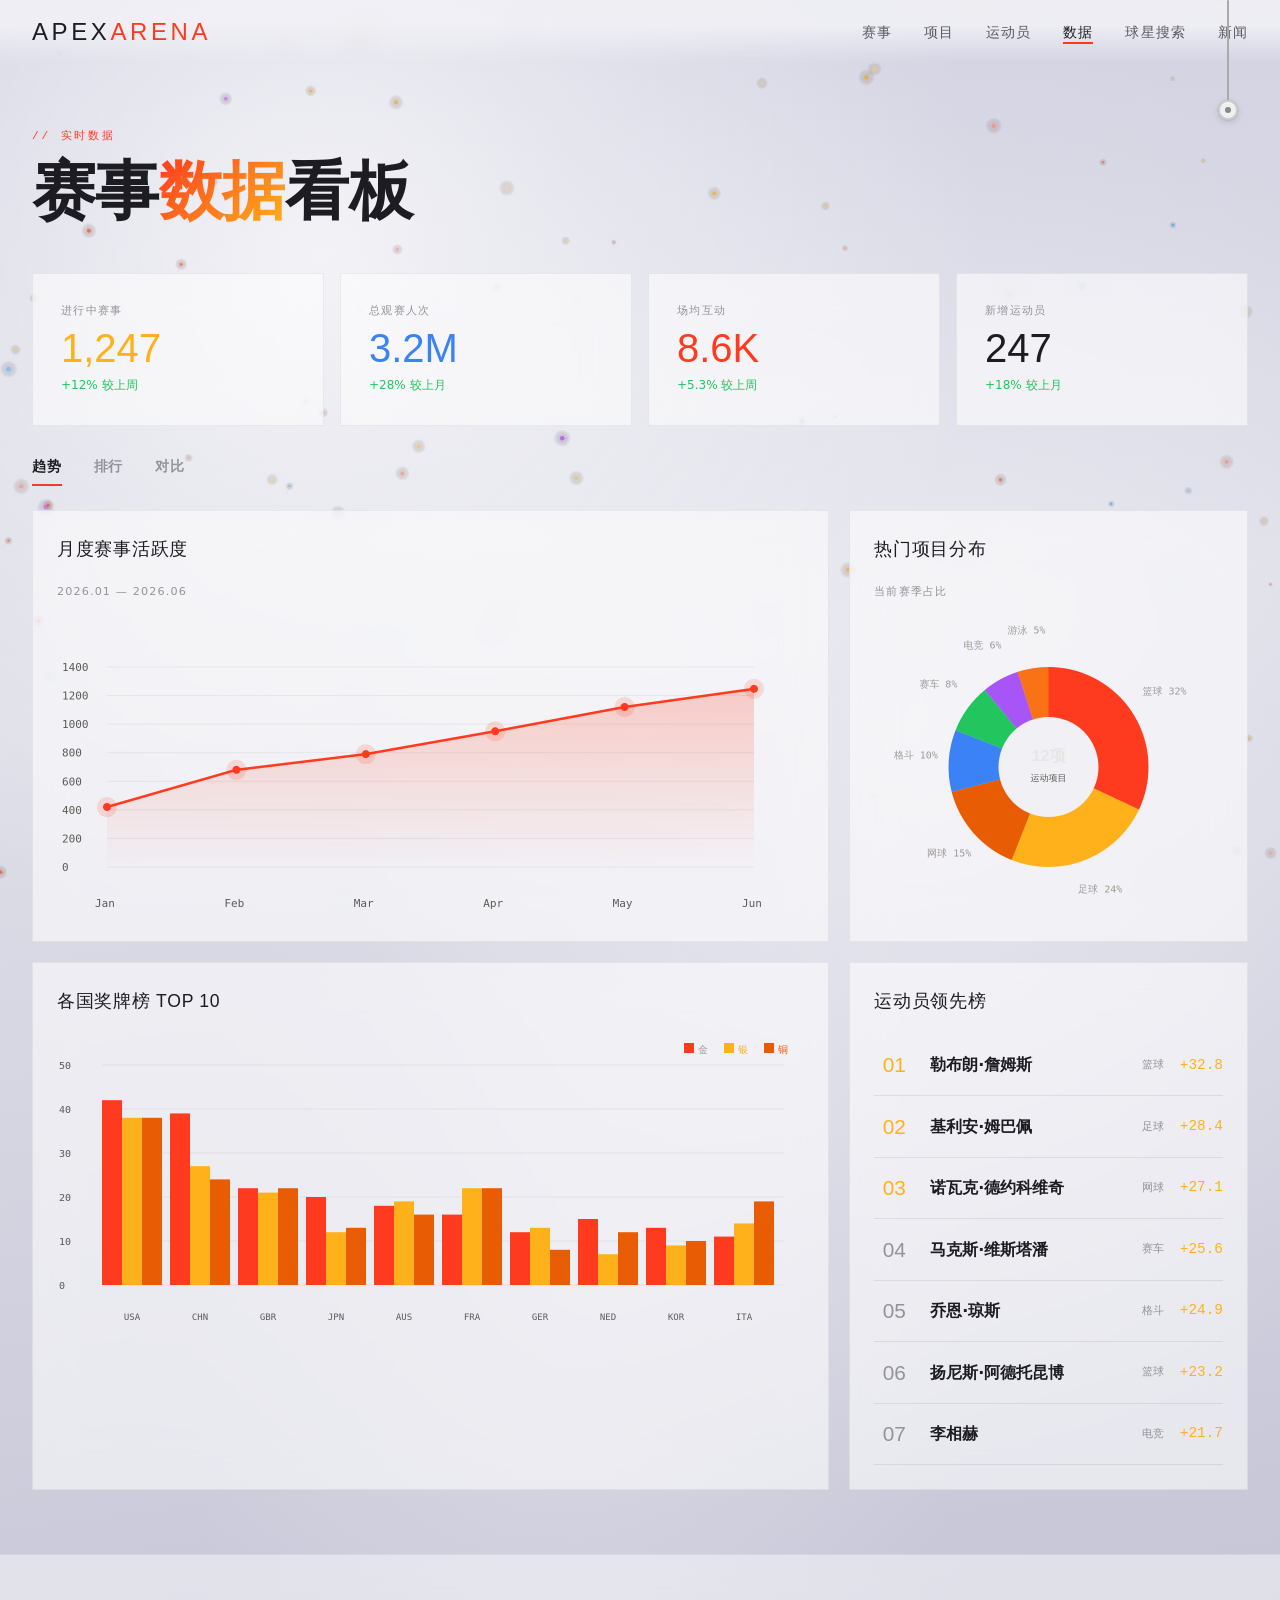
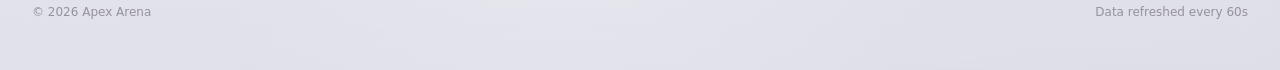
<file: data.html>
<!DOCTYPE html>
<html lang="zh-CN">
<head>
<meta charset="UTF-8">
<meta name="viewport" content="width=device-width, initial-scale=1.0">
<title>数据看板 — APEX ARENA</title>
<style>
*, *::before, *::after { margin:0; padding:0; box-sizing:border-box; }
:root {
  --bg-deep: #08080e; --bg-surface: #f0f0f5; --bg-elevated: #f8f8fc;
  --text-primary: #1c1c22; --text-secondary: #5a5860; --text-muted: #94929a;
  --accent-flame: #ff3b1f; --accent-gold: #ffb11b; --accent-ember: #e85d04; --accent-ice: #3b82f6;
  --border-subtle: rgba(0,0,0,0.08); --border-active: rgba(0,0,0,0.15);
  --font-display: 'Impact','Haettenschweiler','Arial Narrow Bold',sans-serif;
  --font-body: 'Segoe UI',system-ui,-apple-system,sans-serif;
  --font-mono: 'Cascadia Code','Fira Code','Consolas',monospace;
  --transition-fast: 150ms cubic-bezier(0.4,0,0.2,1);
  --transition-smooth: 400ms cubic-bezier(0.16,1,0.3,1);
}
html { scroll-behavior: smooth; font-size: 16px; }
body {
  font-family: var(--font-body);
  background:
    radial-gradient(ellipse 100% 80% at 25% 15%, rgba(255,255,255,0.7) 0%, transparent 52%),
    radial-gradient(ellipse 90% 90% at 72% 45%, rgba(248,248,252,0.45) 0%, transparent 50%),
    radial-gradient(ellipse 70% 85% at 45% 78%, rgba(235,235,242,0.35) 0%, transparent 45%),
    linear-gradient(172deg, #cfcfe0 0%, #dedee8 40%, #c4c4d6 100%);
  color: var(--text-primary);
  line-height: 1.6; overflow-x: hidden; -webkit-font-smoothing: antialiased;
}
canvas#bg-canvas { position:fixed; top:0; left:0; width:100%; height:100%; z-index:0; pointer-events:none; }

/* Nav */
.nav {
  position:fixed; top:0; left:0; right:0; z-index:100; padding:0 2rem; height:64px;
  display:flex; align-items:center; justify-content:space-between;
  background: linear-gradient(180deg, rgba(240,240,245,0.9) 40%, rgba(240,240,245,0) 100%);
  backdrop-filter: blur(12px); -webkit-backdrop-filter: blur(12px);
}
.nav-logo { font-family:var(--font-display); font-size:1.5rem; letter-spacing:0.15em; color:var(--text-primary); text-decoration:none; text-transform:uppercase; }
.nav-logo span { color:var(--accent-flame); }
.nav-links { display:flex; gap:2rem; list-style:none; }
.nav-links a { color:var(--text-secondary); text-decoration:none; font-size:0.85rem; font-weight:500; letter-spacing:0.08em; text-transform:uppercase; position:relative; padding:0.25rem 0; transition:color var(--transition-fast); }
.nav-links a::after { content:''; position:absolute; bottom:0; left:0; width:0; height:2px; background:var(--accent-flame); transition:width var(--transition-smooth); }
.nav-links a:hover,.nav-links a.active { color:var(--text-primary); }
.nav-links a:hover::after,.nav-links a.active::after { width:100%; }

/* Page Header */
.page-header { position:relative; z-index:1; padding:8rem 2rem 3rem; }
.page-tag { font-family:var(--font-mono); font-size:0.7rem; letter-spacing:0.25em; color:var(--accent-flame); text-transform:uppercase; display:block; margin-bottom:0.75rem; }
.page-title { font-family:var(--font-display); font-size:clamp(2.5rem,5vw,4rem); text-transform:uppercase; letter-spacing:-0.01em; line-height:1.05; }
.page-title span { background:linear-gradient(135deg,var(--accent-flame),var(--accent-gold)); -webkit-background-clip:text; -webkit-text-fill-color:transparent; background-clip:text; }

/* KPI Cards Row */
.kpi-row {
  position:relative; z-index:1; padding:0 2rem 2rem;
  display:grid; grid-template-columns:repeat(4,1fr); gap:1rem;
}
.kpi-card {
  background:rgba(255,255,255,0.55); backdrop-filter:blur(20px); -webkit-backdrop-filter:blur(20px); border:1px solid rgba(0,0,0,0.06); padding:1.75rem;
  transition:all var(--transition-smooth); cursor:default; position:relative; overflow:hidden;
}
.kpi-card:hover { border-color:var(--border-active); transform:translateY(-3px); }
.kpi-card::after {
  content:''; position:absolute; bottom:0; left:0; width:100%; height:2px;
  background:linear-gradient(90deg, var(--accent-flame), var(--accent-gold));
  transform:scaleX(0); transform-origin:left; transition:transform var(--transition-smooth);
}
.kpi-card:hover::after { transform:scaleX(1); }
.kpi-label { font-size:0.7rem; letter-spacing:0.12em; color:var(--text-muted); text-transform:uppercase; margin-bottom:0.5rem; }
.kpi-value { font-family:var(--font-display); font-size:2.5rem; line-height:1; }
.kpi-value.red { color:var(--accent-flame); }
.kpi-value.gold { color:var(--accent-gold); }
.kpi-value.ice { color:var(--accent-ice); }
.kpi-change { font-size:0.75rem; margin-top:0.5rem; display:inline-flex; align-items:center; gap:0.25rem; }
.kpi-change.up { color:#22c55e; }
.kpi-change.down { color:var(--accent-flame); }

/* Charts Grid */
.charts-grid {
  position:relative; z-index:1; padding:0 2rem 4rem;
  display:grid; grid-template-columns: 2fr 1fr; gap:1.25rem;
}
.chart-panel {
  background:rgba(255,255,255,0.55); backdrop-filter:blur(20px); -webkit-backdrop-filter:blur(20px); border:1px solid rgba(0,0,0,0.06); padding:1.5rem;
  transition:border-color var(--transition-fast);
}
.chart-panel:hover { border-color:var(--border-active); }
.chart-panel.full { grid-column:1/-1; }
.chart-title { font-family:var(--font-display); font-size:1.1rem; text-transform:uppercase; letter-spacing:0.04em; margin-bottom:1.25rem; }
.chart-subtitle { font-size:0.7rem; color:var(--text-muted); letter-spacing:0.1em; text-transform:uppercase; margin-bottom:1rem; }
canvas.chart-canvas { width:100%; height:300px; display:block; }

/* Leaderboard */
.leaderboard { list-style:none; }
.leaderboard li {
  display:flex; align-items:center; gap:1rem; padding:0.85rem 0;
  border-bottom:1px solid var(--border-subtle); transition:all var(--transition-fast);
}
.leaderboard li:hover { background:rgba(0,0,0,0.02); padding-left:0.5rem; }
.lb-rank {
  font-family:var(--font-display); font-size:1.3rem; width:2.5rem; flex-shrink:0;
  text-align:center; color:var(--text-muted);
}
.lb-rank.top3 { color:var(--accent-gold); }
.lb-name { flex:1; font-weight:600; }
.lb-sport { font-size:0.7rem; color:var(--text-muted); text-transform:uppercase; }
.lb-value { font-family:var(--font-mono); font-size:0.9rem; color:var(--accent-gold); }

/* Tabs */
.tabs { position:relative; z-index:1; padding:0 2rem 1.5rem; display:flex; gap:2rem; }
.tab-btn {
  font-family:var(--font-body); font-size:0.85rem; font-weight:600; letter-spacing:0.06em; text-transform:uppercase;
  background:none; border:none; color:var(--text-muted); cursor:pointer;
  padding-bottom:0.5rem; border-bottom:2px solid transparent; transition:all var(--transition-fast);
}
.tab-btn.active { color:var(--text-primary); border-bottom-color:var(--accent-flame); }
.tab-btn:hover { color:var(--text-secondary); }

/* Footer */
.footer { position:relative; z-index:1; padding:3rem 2rem; background:rgba(255,255,255,0.45); backdrop-filter:blur(24px); -webkit-backdrop-filter:blur(24px); border-top:1px solid rgba(0,0,0,0.06); display:flex; justify-content:space-between; align-items:center; font-size:0.75rem; color:var(--text-muted); }

@media (max-width:1024px) {
  .kpi-row { grid-template-columns:repeat(2,1fr); }
  .charts-grid { grid-template-columns:1fr; }
}
@media (max-width:640px) {
  .nav { padding:0 1rem; } .nav-links { display:none; }
  .page-header { padding:7rem 1rem 2rem; }
  .kpi-row { grid-template-columns:1fr; padding:0 1rem 1rem; }
  .charts-grid { padding:0 1rem 3rem; }
  .tabs { padding:0 1rem 1rem; }
}

@media (prefers-reduced-motion:reduce) {
  *,*::before,*::after { animation-duration:0.01ms!important; animation-iteration-count:1!important; transition-duration:0.01ms!important; }
}

/* ========== Dark Theme Overrides ========== */
[data-theme="dark"] {
  --bg-deep: #08080e; --bg-surface: #050508; --bg-elevated: #0a0a10;
  --text-primary: #e8e6e3; --text-secondary: #9d9a95; --text-muted: #5c5a56;
  --border-subtle: rgba(255,255,255,0.04); --border-active: rgba(255,255,255,0.08);
}
[data-theme="dark"] body {
  background:
    linear-gradient(180deg, #000000 0%, #08080c 50%, #020204 100%);
}
[data-theme="dark"] .nav {
  background: linear-gradient(180deg, rgba(0,0,0,0.95) 40%, rgba(0,0,0,0) 100%);
}
[data-theme="dark"] .kpi-card {
  background: var(--bg-surface);
  border: 1px solid var(--border-subtle);
  backdrop-filter: none;
  -webkit-backdrop-filter: none;
}
[data-theme="dark"] .chart-panel {
  background: var(--bg-surface);
  border: 1px solid var(--border-subtle);
  backdrop-filter: none;
  -webkit-backdrop-filter: none;
}
[data-theme="dark"] .footer {
  background: var(--bg-surface);
  border-top: 1px solid var(--border-subtle);
  backdrop-filter: none;
  -webkit-backdrop-filter: none;
}
[data-theme="dark"] .leaderboard li:hover {
  background: rgba(255,255,255,0.02);
}

/* ========== Pull-Chain Theme Switch ========== */
.pull-chain {
  position: fixed;
  right: 36px;
  top: 0;
  z-index: 200;
  width: 32px;
  height: 140px;
  cursor: grab;
  user-select: none;
  -webkit-user-select: none;
  -webkit-tap-highlight-color: transparent;
  touch-action: none;
}
.pull-chain:active { cursor: grabbing; }
.pull-chain.dark { /* dark mode marker */ }

.pull-line {
  position: absolute;
  top: 0;
  left: 50%;
  transform: translateX(-50%);
  width: 2px;
  height: 100px;
  background: #aaa;
  border-radius: 1px;
  transition: background 0.35s ease;
  pointer-events: none;
}
.pull-chain.dark .pull-line {
  background: rgba(255,255,255,0.3);
}

.pull-handle {
  position: absolute;
  top: 100px;
  left: 50%;
  transform: translate(-50%, 0);
  width: 20px;
  height: 20px;
  border-radius: 50%;
  background: #f0f0f0;
  border: 2px solid #ccc;
  box-shadow:
    0 2px 6px rgba(0,0,0,0.15),
    0 0 0 1px rgba(0,0,0,0.04),
    inset 0 1px 0 rgba(255,255,255,0.7);
  transition:
    background 0.35s ease,
    border-color 0.35s ease,
    box-shadow 0.35s ease,
    transform 0.6s cubic-bezier(0.34, 1.56, 0.64, 1);
  pointer-events: none;
}
.pull-handle::after {
  content: '';
  position: absolute;
  top: 50%; left: 50%;
  transform: translate(-50%, -50%);
  width: 6px; height: 6px;
  border-radius: 50%;
  background: #888;
  transition: background 0.35s ease;
}

.pull-chain.dark .pull-handle {
  background: #222;
  border-color: #333;
  box-shadow:
    0 2px 6px rgba(0,0,0,0.35),
    0 0 0 1px rgba(255,255,255,0.06),
    inset 0 1px 0 rgba(255,255,255,0.1);
}
.pull-chain.dark .pull-handle::after {
  background: #bbb;
}

/* Threshold hint: ring changes color */
.pull-handle.near-threshold {
  border-color: var(--accent-gold);
  box-shadow:
    0 2px 8px rgba(255,177,27,0.35),
    0 0 0 1px rgba(255,177,27,0.2),
    inset 0 1px 0 rgba(255,255,255,0.7);
}
.pull-chain.dark .pull-handle.near-threshold {
  border-color: var(--accent-gold);
  box-shadow:
    0 2px 8px rgba(255,177,27,0.45),
    0 0 0 1px rgba(255,177,27,0.25),
    inset 0 1px 0 rgba(255,255,255,0.1);
}

</style>
</head>
<body>
<canvas id="bg-canvas"></canvas>

<nav class="nav">
  <a href="index.html" class="nav-logo">Apex<span>Arena</span></a>
  <ul class="nav-links">
    <li><a href="index.html#events">赛事</a></li>
    <li><a href="index.html#sports">项目</a></li>
    <li><a href="athletes.html">运动员</a></li>
    <li><a href="data.html" class="active">数据</a></li>
    <li><a href="search.html">球星搜索</a></li>
    <li><a href="#">新闻</a></li>
  
  </ul>
  <div class="pull-chain" id="pullChain" aria-label="切换主题" title="向下拉切换日夜模式">
    <div class="pull-line"></div>
    <div class="pull-handle"></div>
  </div>
</nav>

<header class="page-header">
  <span class="page-tag">// 实时数据</span>
  <h1 class="page-title">赛事<span>数据</span>看板</h1>
</header>

<div class="kpi-row">
  <div class="kpi-card">
    <div class="kpi-label">进行中赛事</div>
    <div class="kpi-value gold" id="kpi-active">1,247</div>
    <div class="kpi-change up">+12% 较上周</div>
  </div>
  <div class="kpi-card">
    <div class="kpi-label">总观赛人次</div>
    <div class="kpi-value ice">3.2M</div>
    <div class="kpi-change up">+28% 较上月</div>
  </div>
  <div class="kpi-card">
    <div class="kpi-label">场均互动</div>
    <div class="kpi-value red">8.6K</div>
    <div class="kpi-change up">+5.3% 较上周</div>
  </div>
  <div class="kpi-card">
    <div class="kpi-label">新增运动员</div>
    <div class="kpi-value" style="color:#1c1c22;">247</div>
    <div class="kpi-change up">+18% 较上月</div>
  </div>
</div>

<div class="tabs">
  <button class="tab-btn active" data-tab="trends">趋势</button>
  <button class="tab-btn" data-tab="ranking">排行</button>
  <button class="tab-btn" data-tab="compare">对比</button>
</div>

<div class="charts-grid" id="tab-trends">
  <div class="chart-panel">
    <div class="chart-title">月度赛事活跃度</div>
    <div class="chart-subtitle">2026.01 — 2026.06</div>
    <canvas class="chart-canvas" id="chartLine"></canvas>
  </div>
  <div class="chart-panel">
    <div class="chart-title">热门项目分布</div>
    <div class="chart-subtitle">当前赛季占比</div>
    <canvas class="chart-canvas" id="chartDoughnut"></canvas>
  </div>
  <div class="chart-panel">
    <div class="chart-title">各国奖牌榜 Top 10</div>
    <canvas class="chart-canvas" id="chartBar"></canvas>
  </div>
  <div class="chart-panel">
    <div class="chart-title">运动员领先榜</div>
    <ul class="leaderboard" id="leaderboard"></ul>
  </div>
</div>

<div class="charts-grid" id="tab-ranking" style="display:none;">
  <div class="chart-panel full">
    <div class="chart-title">全球运动员综合排名 Top 20</div>
    <canvas class="chart-canvas" id="chartBarH" style="height:500px;"></canvas>
  </div>
</div>

<div class="charts-grid" id="tab-compare" style="display:none;">
  <div class="chart-panel full">
    <div class="chart-title">篮球 · 得分榜对比</div>
    <canvas class="chart-canvas" id="chartRadar" style="height:400px;"></canvas>
  </div>
</div>

<footer class="footer">
  <span>&copy; 2026 Apex Arena</span>
  <span>Data refreshed every 60s</span>
</footer>

<script src="shared-bg.js"></script>
<script>
// ========== Chart: Line (月度活跃度) ==========
const cl = document.getElementById('chartLine');
const ctl = cl.getContext('2d');
function drawLine() {
  const W=cl.width=cl.offsetWidth*2, H=cl.height=300*2;
  ctl.scale(2,2);
  const w=W/2, h=H/2, pad=50, data=[420,680,790,950,1120,1247];
  const max=1400, steps=7;
  // Grid
  ctl.strokeStyle='rgba(0,0,0,0.06)'; ctl.lineWidth=1;
  for(let i=0;i<=steps;i++){ const y=pad+(h-pad*2)*(i/steps); ctl.beginPath(); ctl.moveTo(pad,y); ctl.lineTo(w-pad,y); ctl.stroke(); }
  // Labels
  const months=['Jan','Feb','Mar','Apr','May','Jun'];
  ctl.fillStyle='#5c5a56'; ctl.font='11px monospace';
  data.forEach((_,i)=>{ const x=pad+(w-pad*2)*(i/(data.length-1)); ctl.fillText(months[i],x-12,h-10); });
  for(let i=0;i<=steps;i++){ const val=Math.round(max*(1-i/steps)); ctl.fillText(val,5,pad+(h-pad*2)*(i/steps)+4); }
  // Gradient fill
  const grad=ctl.createLinearGradient(0,pad,0,h-pad);
  grad.addColorStop(0,'rgba(255,59,31,0.25)'); grad.addColorStop(1,'rgba(255,59,31,0)');
  ctl.beginPath(); ctl.moveTo(pad,h-pad);
  data.forEach((v,i)=>{ const x=pad+(w-pad*2)*(i/(data.length-1)), y=pad+(h-pad*2)*(1-v/max); ctl.lineTo(x,y); });
  ctl.lineTo(pad+(w-pad*2),h-pad); ctl.closePath(); ctl.fillStyle=grad; ctl.fill();
  // Line
  ctl.beginPath();
  data.forEach((v,i)=>{ const x=pad+(w-pad*2)*(i/(data.length-1)), y=pad+(h-pad*2)*(1-v/max); if(i===0)ctl.moveTo(x,y); else ctl.lineTo(x,y); });
  ctl.strokeStyle='#ff3b1f'; ctl.lineWidth=2.5; ctl.lineJoin='round'; ctl.stroke();
  // Dots
  data.forEach((v,i)=>{ const x=pad+(w-pad*2)*(i/(data.length-1)), y=pad+(h-pad*2)*(1-v/max); ctl.beginPath(); ctl.arc(x,y,4,0,Math.PI*2); ctl.fillStyle='#ff3b1f'; ctl.fill(); ctl.beginPath(); ctl.arc(x,y,10,0,Math.PI*2); ctl.fillStyle='rgba(255,59,31,0.15)'; ctl.fill(); });
}
drawLine();

// ========== Chart: Doughnut (项目分布) ==========
const cd = document.getElementById('chartDoughnut');
const ctd = cd.getContext('2d');
function drawDoughnut() {
  const W=cd.width=cd.offsetWidth*2, H=cd.height=300*2;
  ctd.scale(2,2);
  const cx=W/4, cy=H/4, r=100;
  const slices=[{v:32,c:'#ff3b1f',l:'篮球'},{v:24,c:'#ffb11b',l:'足球'},{v:15,c:'#e85d04',l:'网球'},{v:10,c:'#3b82f6',l:'格斗'},{v:8,c:'#22c55e',l:'赛车'},{v:6,c:'#a855f7',l:'电竞'},{v:5,c:'#f97316',l:'游泳'}];
  const total=slices.reduce((a,s)=>a+s.v,0);
  let angle=-Math.PI/2;
  slices.forEach(s=>{
    const sliceAngle=(s.v/total)*Math.PI*2;
    ctd.beginPath(); ctd.moveTo(cx,cy); ctd.arc(cx,cy,r,angle,angle+sliceAngle);
    ctd.fillStyle=s.c; ctd.fill();
    const midAngle=angle+sliceAngle/2;
    const lx=cx+Math.cos(midAngle)*135;
    const ly=cy+Math.sin(midAngle)*135;
    ctd.fillStyle='#9d9a95'; ctd.font='10px monospace';
    ctd.fillText(`${s.l} ${s.v}%`, lx-20, ly);
    angle+=sliceAngle;
  });
  // Center hole
  ctd.beginPath(); ctd.arc(cx,cy,50,0,Math.PI*2); ctd.fillStyle=document.documentElement.getAttribute('data-theme')==='dark'?'#0a0a10':'#f0f0f5'; ctd.fill();
  ctd.fillStyle='#e8e6e3'; ctd.font='bold 16px Impact, sans-serif'; ctd.textAlign='center';
  ctd.fillText('12项',cx,cy-6); ctd.font='9px monospace'; ctd.fillStyle='#5c5a56'; ctd.fillText('运动项目',cx,cy+14); ctd.textAlign='start';
}
drawDoughnut();

// ========== Chart: Bar (奖牌榜) ==========
const cb = document.getElementById('chartBar');
const ctb = cb.getContext('2d');
function drawBar() {
  const W=cb.width=cb.offsetWidth*2, H=cb.height=300*2;
  ctb.scale(2,2);
  const w=W/2, h=H/2, pad={l:45,r:20,t:30,b:50};
  const countries=[
    {n:'USA',g:42,s:38,b:38},{n:'CHN',g:39,s:27,b:24},{n:'GBR',g:22,s:21,b:22},
    {n:'JPN',g:20,s:12,b:13},{n:'AUS',g:18,s:19,b:16},{n:'FRA',g:16,s:22,b:22},
    {n:'GER',g:12,s:13,b:8},{n:'NED',g:15,s:7,b:12},{n:'KOR',g:13,s:9,b:10},{n:'ITA',g:11,s:14,b:19}
  ];
  const barW=Math.floor((w-pad.l-pad.r)/countries.length-8);
  const maxVal=50;
  // Grid
  ctb.strokeStyle='rgba(0,0,0,0.06)'; ctb.lineWidth=1;
  for(let i=0;i<=5;i++){ const y=pad.t+(h-pad.t-pad.b)*(i/5); ctb.beginPath(); ctb.moveTo(pad.l,y); ctb.lineTo(w-pad.r,y); ctb.stroke(); ctb.fillStyle='#5c5a56'; ctb.font='10px monospace'; ctb.fillText(Math.round(maxVal*(1-i/5)),2,y+4); }
  // Bars
  countries.forEach((c,i)=>{
    const x=pad.l+i*(barW+8);
    ctb.fillStyle='#ff3b1f'; ctb.fillRect(x,pad.t+(h-pad.t-pad.b)*(1-c.g/maxVal),barW/3,(h-pad.t-pad.b)*(c.g/maxVal));
    ctb.fillStyle='#ffb11b'; ctb.fillRect(x+barW/3,pad.t+(h-pad.t-pad.b)*(1-c.s/maxVal),barW/3,(h-pad.t-pad.b)*(c.s/maxVal));
    ctb.fillStyle='#e85d04'; ctb.fillRect(x+barW*2/3,pad.t+(h-pad.t-pad.b)*(1-c.b/maxVal),barW/3,(h-pad.t-pad.b)*(c.b/maxVal));
    ctb.fillStyle='#5c5a56'; ctb.font='9px monospace'; ctb.textAlign='center';
    ctb.fillText(c.n,x+barW/2,h-15);
  });
  // Legend
  ctb.textAlign='start';
  ctb.fillStyle='#ff3b1f'; ctb.fillRect(w-120,8,10,10); ctb.fillStyle='#9d9a95'; ctb.font='10px monospace'; ctb.fillText('金',w-106,18);
  ctb.fillStyle='#ffb11b'; ctb.fillRect(w-80,8,10,10); ctb.fillText('银',w-66,18);
  ctb.fillStyle='#e85d04'; ctb.fillRect(w-40,8,10,10); ctb.fillText('铜',w-26,18);
}
drawBar();

// ========== Leaderboard ==========
const lbData=[
  {rank:1,name:'勒布朗·詹姆斯',sport:'篮球',val:'+32.8'},{rank:2,name:'基利安·姆巴佩',sport:'足球',val:'+28.4'},
  {rank:3,name:'诺瓦克·德约科维奇',sport:'网球',val:'+27.1'},{rank:4,name:'马克斯·维斯塔潘',sport:'赛车',val:'+25.6'},
  {rank:5,name:'乔恩·琼斯',sport:'格斗',val:'+24.9'},{rank:6,name:'扬尼斯·阿德托昆博',sport:'篮球',val:'+23.2'},
  {rank:7,name:'李相赫',sport:'电竞',val:'+21.7'}
];
document.getElementById('leaderboard').innerHTML = lbData.map(a=>
  `<li><span class="lb-rank${a.rank<=3?' top3':''}">${String(a.rank).padStart(2,'0')}</span><span class="lb-name">${a.name}</span><span class="lb-sport">${a.sport}</span><span class="lb-value">${a.val}</span></li>`
).join('');

// ========== Tab Switch ==========
document.querySelectorAll('.tab-btn').forEach(btn=>{
  btn.addEventListener('click',()=>{
    document.querySelectorAll('.tab-btn').forEach(b=>b.classList.remove('active'));
    btn.classList.add('active');
    ['trends','ranking','compare'].forEach(t=>document.getElementById('tab-'+t).style.display='none');
    document.getElementById('tab-'+btn.dataset.tab).style.display='';
    if(btn.dataset.tab==='ranking') drawBarH();
    if(btn.dataset.tab==='compare') drawRadar();
  });
});

// ========== Tab: Ranking bar chart ==========
function drawBarH() {
  const c=document.getElementById('chartBarH');
  if(!c) return;
  const W=c.width=c.offsetWidth*2, H=c.height=500*2;
  const ctx=c.getContext('2d'); ctx.scale(2,2);
  const w=W/2, h=H/2, pad=120;
  const athletes=lbData.slice(0,7);
  ctx.clearRect(0,0,w,h);
  ctx.strokeStyle='rgba(0,0,0,0.06)'; ctx.lineWidth=1;
  athletes.forEach((a,i)=>{
    const y=40+(h-80)*(i/athletes.length)+12;
    ctx.beginPath(); ctx.moveTo(pad,y); ctx.lineTo(w-20,y); ctx.stroke();
    ctx.fillStyle='#9d9a95'; ctx.font='12px Segoe UI,sans-serif'; ctx.fillText(a.name,pad-8,y+4,undefined,'right');
    const bw=((w-pad-40)*parseFloat(a.val)/35);
    const grad=ctx.createLinearGradient(pad,0,pad+bw,0);
    grad.addColorStop(0,'#ff3b1f'); grad.addColorStop(1,'#ffb11b');
    ctx.fillStyle=grad; ctx.fillRect(pad,y-10,bw,20);
    ctx.fillStyle='#e8e6e3'; ctx.font='bold 13px monospace'; ctx.fillText(a.val,pad+bw+8,y+4);
  });
}

function drawRadar() {
  const c=document.getElementById('chartRadar');
  if(!c) return;
  const W=c.width=c.offsetWidth*2, H=c.height=400*2;
  const ctx=c.getContext('2d'); ctx.scale(2,2);
  const w=W/2, h=H/2, cx=w/2, cy=h/2, r=130;
  const labels=['得分','助攻','篮板','抢断','效率','胜率'];
  const data1=[95,78,62,85,90,72]; // 詹姆斯
  const data2=[72,92,45,68,80,88]; // 约基奇
  ctx.clearRect(0,0,w,h);
  // Grid
  [0.2,0.4,0.6,0.8,1].forEach(s=>{
    ctx.beginPath();
    for(let i=0;i<6;i++){ const angle=-Math.PI/2+(Math.PI*2/6)*i; const px=cx+Math.cos(angle)*r*s, py=cy+Math.sin(angle)*r*s; i===0?ctx.moveTo(px,py):ctx.lineTo(px,py); }
    ctx.closePath(); ctx.strokeStyle='rgba(0,0,0,0.06)'; ctx.stroke();
  });
  // Axes
  labels.forEach((l,i)=>{
    const angle=-Math.PI/2+(Math.PI*2/6)*i;
    ctx.beginPath(); ctx.moveTo(cx,cy); ctx.lineTo(cx+Math.cos(angle)*r,cy+Math.sin(angle)*r);
    ctx.strokeStyle='rgba(0,0,0,0.08)'; ctx.stroke();
    ctx.fillStyle='#9d9a95'; ctx.font='10px monospace';
    ctx.fillText(l,cx+Math.cos(angle)*(r+20)-15,cy+Math.sin(angle)*(r+20)+4);
  });
  // Draw data
  function drawPoly(data,color,alpha){
    ctx.beginPath();
    for(let i=0;i<6;i++){ const angle=-Math.PI/2+(Math.PI*2/6)*i; const px=cx+Math.cos(angle)*r*(data[i]/100), py=cy+Math.sin(angle)*r*(data[i]/100); i===0?ctx.moveTo(px,py):ctx.lineTo(px,py); }
    ctx.closePath(); ctx.fillStyle=color.replace('1)',alpha+')'); ctx.fill(); ctx.strokeStyle=color; ctx.lineWidth=2; ctx.stroke();
  }
  drawPoly(data2,'rgba(59,130,246,1)',0.2);
  drawPoly(data1,'rgba(255,59,31,1)',0.15);
  // Legend
  ctx.fillStyle='#ff3b1f'; ctx.fillRect(w-150,12,12,12); ctx.fillStyle='#9d9a95'; ctx.font='11px monospace'; ctx.fillText('LeBron',w-132,23);
  ctx.fillStyle='#3b82f6'; ctx.fillRect(w-70,12,12,12); ctx.fillText('Jokic',w-52,23);
}

// ========== KPI Counter Animation ==========
function animateKPI(el,target){
  const dur=1500,start=performance.now();
  const initial=parseInt(el.textContent.replace(/[^0-9]/g,''))||0;
  function step(now){
    const progress=Math.min((now-start)/dur,1);
    const eased=1-Math.pow(1-progress,3);
    el.textContent=Math.floor(initial+(target-initial)*eased).toLocaleString();
    if(progress<1) requestAnimationFrame(step);
  }
  requestAnimationFrame(step);
}
setTimeout(()=>{
  animateKPI(document.getElementById('kpi-active'),1247);
},300);
</script>

<script>
// ========== Pull-Chain Theme Switch ==========
(function() {
  const KEY = 'theme';
  const chain = document.getElementById('pullChain');
  const html = document.documentElement;

  if (!chain) return;

  const line = chain.querySelector('.pull-line');
  const handle = chain.querySelector('.pull-handle');
  const BASE_LINE_HEIGHT = 100;   // px, resting line height
  const MAX_PULL = 90;            // max additional px on pull
  const THRESHOLD = 55;           // px to trigger theme switch

  let isDragging = false;
  let startY = 0;
  let currentTheme = 'light';
  let pullDistance = 0;

  function setTheme(t) {
    currentTheme = t;
    html.setAttribute('data-theme', t);
    if (t === 'dark') {
      chain.classList.add('dark');
    } else {
      chain.classList.remove('dark');
    }
    localStorage.setItem(KEY, t);
  }

  const saved = localStorage.getItem(KEY) || 'light';
  setTheme(saved);

  function updateVisual(d) {
    pullDistance = d;
    // Update line height
    if (line) line.style.height = (BASE_LINE_HEIGHT + d) + 'px';
    // Update handle position
    if (handle) {
      handle.style.transition = 'none';
      handle.style.transform = 'translate(-50%, ' + d + 'px)';
    }
    // Threshold hint
    if (d > THRESHOLD) {
      handle && handle.classList.add('near-threshold');
    } else {
      handle && handle.classList.remove('near-threshold');
    }
  }

  function snapBack() {
    if (handle) {
      handle.style.transition = 'transform 0.6s cubic-bezier(0.34, 1.56, 0.64, 1)';
      handle.style.transform = 'translate(-50%, 0)';
    }
    if (line) {
      line.style.transition = 'height 0.6s cubic-bezier(0.34, 1.56, 0.64, 1)';
      line.style.height = BASE_LINE_HEIGHT + 'px';
    }
    handle && handle.classList.remove('near-threshold');
    pullDistance = 0;
  }

  function toggleTheme() {
    setTheme(currentTheme === 'dark' ? 'light' : 'dark');
  }

  // Click to toggle (quick tap)
  chain.addEventListener('click', function(e) {
    if (isDragging) return;
    toggleTheme();
  });

  // --- Drag: mouse ---
  chain.addEventListener('mousedown', function(e) {
    isDragging = true;
    startY = e.clientY;
    e.preventDefault();
  });

  document.addEventListener('mousemove', function(e) {
    if (!isDragging) return;
    const dy = e.clientY - startY;
    // Apply elastic resistance: the further you pull, the harder it gets
    const raw = Math.max(0, dy);
    const elastic = raw * (1 - raw / (MAX_PULL * 2.5));
    const clamped = Math.min(elastic, MAX_PULL);
    updateVisual(clamped);
  });

  document.addEventListener('mouseup', function(e) {
    if (!isDragging) return;
    isDragging = false;

    if (pullDistance > THRESHOLD) {
      toggleTheme();
    }
    snapBack();
  });

  // --- Drag: touch ---
  chain.addEventListener('touchstart', function(e) {
    isDragging = true;
    startY = e.touches[0].clientY;
    // Don't preventDefault here to allow click fallback
  }, { passive: true });

  document.addEventListener('touchmove', function(e) {
    if (!isDragging) return;
    const dy = e.touches[0].clientY - startY;
    const raw = Math.max(0, dy);
    const elastic = raw * (1 - raw / (MAX_PULL * 2.5));
    const clamped = Math.min(elastic, MAX_PULL);
    updateVisual(clamped);
  }, { passive: true });

  document.addEventListener('touchend', function(e) {
    if (!isDragging) return;
    isDragging = false;

    if (pullDistance > THRESHOLD) {
      toggleTheme();
    }
    snapBack();
  });

  // Prevent text selection during drag
  chain.addEventListener('dragstart', function(e) {
    e.preventDefault();
  });
})();
</script>

</body>
</html>
</file>
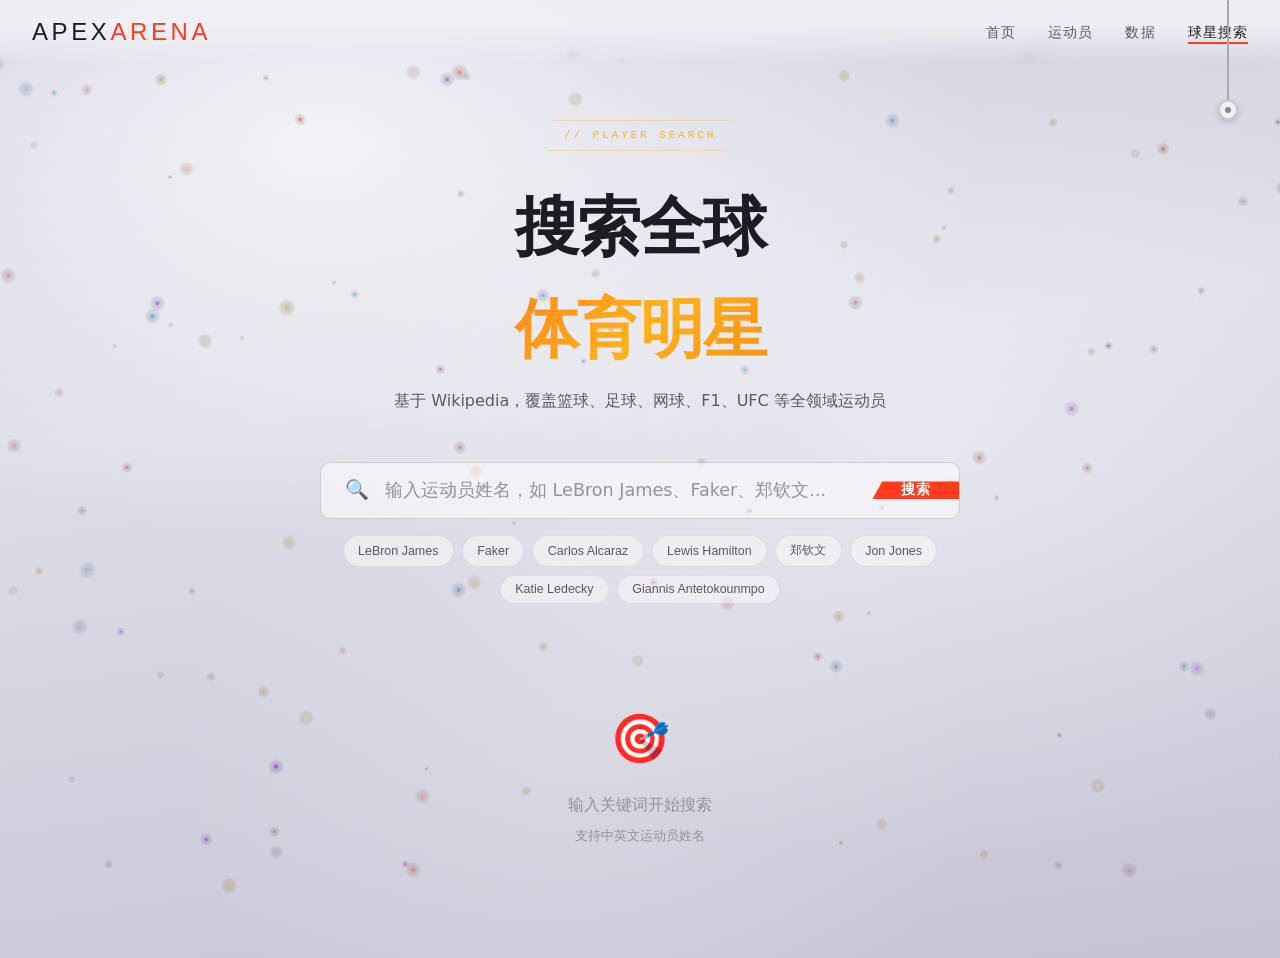
<file: search.html>
<!DOCTYPE html>
<html lang="zh-CN">
<head>
<meta charset="UTF-8">
<meta name="viewport" content="width=device-width, initial-scale=1.0">
<title>球星搜索 · APEX ARENA</title>
<style>
/* ========== CSS Variables & Reset ========== */
*, *::before, *::after { margin:0; padding:0; box-sizing:border-box; }

:root {
  --bg-deep: #08080e;
  --bg-surface: #f0f0f5;
  --bg-elevated: #f8f8fc;
  --text-primary: #1c1c22;
  --text-secondary: #5a5860;
  --text-muted: #94929a;
  --accent-flame: #ff3b1f;
  --accent-gold: #ffb11b;
  --accent-ember: #e85d04;
  --accent-ice: #3b82f6;
  --border-subtle: rgba(0,0,0,0.08);
  --border-active: rgba(0,0,0,0.15);
  --radius-sm: 4px;
  --radius-md: 8px;
  --radius-lg: 16px;
  --font-display: 'Impact', 'Haettenschweiler', 'Arial Narrow Bold', sans-serif;
  --font-body: 'Segoe UI', system-ui, -apple-system, sans-serif;
  --font-mono: 'Cascadia Code', 'Fira Code', 'Consolas', monospace;
  --transition-fast: 150ms cubic-bezier(0.4, 0, 0.2, 1);
  --transition-smooth: 400ms cubic-bezier(0.16, 1, 0.3, 1);
  --transition-spring: 500ms cubic-bezier(0.34, 1.56, 0.64, 1);
}

html { scroll-behavior: smooth; font-size: 16px; }
body {
  font-family: var(--font-body);
  background:
    radial-gradient(ellipse 100% 80% at 25% 15%, rgba(255,255,255,0.7) 0%, transparent 52%),
    radial-gradient(ellipse 90% 90% at 72% 45%, rgba(248,248,252,0.45) 0%, transparent 50%),
    radial-gradient(ellipse 70% 85% at 45% 78%, rgba(235,235,242,0.35) 0%, transparent 45%),
    linear-gradient(172deg, #cfcfe0 0%, #dedee8 40%, #c4c4d6 100%);
  color: var(--text-primary);
  line-height: 1.6;
  overflow-x: hidden;
  -webkit-font-smoothing: antialiased;
}

#bg-canvas {
  position: fixed;
  top: 0; left: 0;
  width: 100%; height: 100%;
  z-index: 0;
  pointer-events: none;
}

/* ========== Navigation ========== */
.nav {
  position: fixed;
  top: 0; left: 0; right: 0;
  z-index: 100;
  padding: 0 2rem;
  height: 64px;
  display: flex;
  align-items: center;
  justify-content: space-between;
  background: linear-gradient(180deg, rgba(240,240,245,0.9) 40%, rgba(240,240,245,0) 100%);
  backdrop-filter: blur(12px);
  -webkit-backdrop-filter: blur(12px);
  transition: background var(--transition-smooth);
}
.nav.scrolled {
  background: rgba(240,240,245,0.86);
  border-bottom: 1px solid var(--border-subtle);
  backdrop-filter: blur(16px);
}
.nav-logo {
  font-family: var(--font-display);
  font-size: 1.5rem;
  letter-spacing: 0.15em;
  color: var(--text-primary);
  text-decoration: none;
  position: relative;
  text-transform: uppercase;
}
.nav-logo span { color: var(--accent-flame); }
.nav-links {
  display: flex;
  gap: 2rem;
  list-style: none;
}
.nav-links a {
  color: var(--text-secondary);
  text-decoration: none;
  font-size: 0.85rem;
  font-weight: 500;
  letter-spacing: 0.08em;
  text-transform: uppercase;
  position: relative;
  padding: 0.25rem 0;
  transition: color var(--transition-fast);
}
.nav-links a::after {
  content: '';
  position: absolute;
  bottom: 0; left: 0;
  width: 0; height: 2px;
  background: var(--accent-flame);
  transition: width var(--transition-smooth);
}
.nav-links a:hover,
.nav-links a.active { color: var(--text-primary); }
.nav-links a:hover::after,
.nav-links a.active::after { width: 100%; }

/* ========== Main Content ========== */
.main {
  position: relative;
  z-index: 1;
  min-height: 100vh;
  padding: 120px 2rem 4rem;
  max-width: 900px;
  margin: 0 auto;
}

/* ========== Search Hero ========== */
.search-hero {
  text-align: center;
  margin-bottom: 3rem;
}
.search-hero-tag {
  display: inline-block;
  font-family: var(--font-mono);
  font-size: 0.7rem;
  letter-spacing: 0.25em;
  text-transform: uppercase;
  color: var(--accent-gold);
  border: 1px solid rgba(255,177,27,0.3);
  padding: 0.35rem 1rem;
  margin-bottom: 1.5rem;
  clip-path: polygon(6px 0, 100% 0, calc(100% - 6px) 100%, 0 100%);
  animation: fadeInScale 0.6s 0.05s cubic-bezier(0.16,1,0.3,1) both;
}
.search-hero-title {
  font-family: var(--font-display);
  font-size: clamp(2.5rem, 6vw, 4rem);
  text-transform: uppercase;
  letter-spacing: -0.02em;
  margin-bottom: 0.5rem;
  perspective: 800px;
}
.search-hero-title .line1,
.search-hero-title .line2 {
  display: block;
  opacity: 0;
  transform: perspective(800px) rotateY(-140deg) scale(0.4);
  transform-origin: center center;
  animation: titleRotateIn 1s cubic-bezier(0.22,1,0.36,1) forwards;
}
.search-hero-title .line1 {
  color: var(--text-primary);
  animation-delay: 0.15s;
}
.search-hero-title .line2 {
  background: linear-gradient(135deg, var(--accent-flame) 0%, var(--accent-gold) 50%, var(--accent-ember) 100%);
  -webkit-background-clip: text;
  -webkit-text-fill-color: transparent;
  background-clip: text;
  animation-delay: 0.5s;
}

@keyframes titleRotateIn {
  0% {
    opacity: 0;
    transform: perspective(800px) rotateY(-140deg) scale(0.4);
  }
  55% {
    opacity: 0.8;
    transform: perspective(800px) translateX(-18px) rotateY(-28deg) scale(0.9);
  }
  100% {
    opacity: 1;
    transform: perspective(800px) rotateY(0) scale(1);
  }
}
.search-hero-desc {
  color: var(--text-secondary);
  font-size: 1rem;
  margin-bottom: 2.5rem;
  animation: fadeInUp 0.7s 0.3s cubic-bezier(0.16,1,0.3,1) both;
}

/* ========== Search Box ========== */
.search-wrapper {
  position: relative;
  max-width: 640px;
  margin: 0 auto 3rem;
  animation: fadeInUp 0.7s 0.4s cubic-bezier(0.16,1,0.3,1) both;
}
.search-wrapper::before {
  content: '';
  position: absolute;
  inset: -2px;
  border-radius: 12px;
  background: linear-gradient(135deg, var(--accent-flame), var(--accent-gold), var(--accent-ember));
  opacity: 0;
  transition: opacity 0.3s ease;
  z-index: -1;
}
.search-wrapper:focus-within::before {
  opacity: 0.6;
  animation: glowPulse 2s ease-in-out infinite;
}
@keyframes glowPulse {
  0%, 100% { opacity: 0.4; }
  50% { opacity: 0.8; }
}
.search-box {
  display: flex;
  align-items: center;
  background: rgba(255,255,255,0.55); backdrop-filter: blur(20px); -webkit-backdrop-filter: blur(20px); border: 1px solid var(--border-active);
  border-radius: 10px;
  overflow: hidden;
  transition: border-color var(--transition-fast);
}
.search-box:focus-within { border-color: transparent; }
.search-box .search-icon {
  padding: 0 0 0 1.5rem;
  color: var(--text-muted);
  font-size: 1.2rem;
  flex-shrink: 0;
}
.search-input {
  flex: 1;
  background: transparent;
  border: none;
  padding: 1.1rem 1rem;
  font-size: 1.1rem;
  color: var(--text-primary);
  font-family: var(--font-body);
  outline: none;
}
.search-input::placeholder { color: var(--text-muted); }
.search-btn {
  background: var(--accent-flame);
  color: #fff;
  border: none;
  padding: 0 1.8rem;
  height: 100%;
  font-size: 0.85rem;
  font-weight: 600;
  letter-spacing: 0.08em;
  text-transform: uppercase;
  cursor: pointer;
  clip-path: polygon(10px 0, 100% 0, 100% 100%, 0 100%);
  transition: all var(--transition-fast);
  white-space: nowrap;
  margin-right: -1px;
}
.search-btn:hover {
  background: #ff5a3a;
}
.search-btn:disabled {
  background: var(--text-muted);
  cursor: not-allowed;
}

/* Quick suggestions */
.search-suggestions {
  display: flex;
  flex-wrap: wrap;
  gap: 0.5rem;
  justify-content: center;
  margin-top: 1rem;
}
.search-suggestion {
  background: rgba(255,255,255,0.45); backdrop-filter: blur(12px); -webkit-backdrop-filter: blur(12px); border: 1px solid var(--border-subtle);
  color: var(--text-secondary);
  padding: 0.4rem 0.9rem;
  border-radius: 20px;
  font-size: 0.78rem;
  cursor: pointer;
  transition: all var(--transition-fast);
}
.search-suggestion:hover {
  border-color: var(--accent-flame);
  color: var(--accent-flame);
  background: rgba(255,59,31,0.08);
}

/* ========== Results ========== */
.results-section {
  display: none;
}
.results-section.visible { display: block; }
.results-count {
  font-family: var(--font-mono);
  font-size: 0.75rem;
  color: var(--text-muted);
  letter-spacing: 0.1em;
  margin-bottom: 1.5rem;
  text-transform: uppercase;
}
.results-grid {
  display: grid;
  grid-template-columns: repeat(auto-fill, minmax(280px, 1fr));
  gap: 1.25rem;
}

/* Result Card */
.result-card {
  background: rgba(255,255,255,0.45); backdrop-filter: blur(12px); -webkit-backdrop-filter: blur(12px); border: 1px solid var(--border-subtle);
  border-radius: var(--radius-md);
  overflow: hidden;
  cursor: pointer;
  opacity: 0;
  transform: perspective(1000px) rotateY(-130deg) scale(0.3);
  transform-origin: center center;
  transition: transform 0.55s cubic-bezier(0.22, 1, 0.36, 1), opacity 0.35s ease;
  will-change: transform, opacity;
}
/* Step 1: 从中间向左旋转飞入 */
.result-card.stage1 {
  opacity: 0.7;
  transform: perspective(1000px) translateX(-24px) rotateY(-25deg) scale(0.88);
}
/* Step 2: 归位排列 */
.result-card.visible {
  opacity: 1;
  transform: perspective(1000px) rotateY(0) scale(1);
}
.result-card:hover {
  transform: perspective(1000px) translateY(-4px) rotateX(2deg);
  border-color: var(--accent-flame);
  box-shadow: 0 8px 32px rgba(255,59,31,0.12);
}
.result-card-img {
  width: 100%;
  height: 220px;
  object-fit: cover;
  object-position: top center;
  background: var(--bg-elevated);
  display: block;
}
.result-card-img.placeholder {
  display: flex;
  align-items: center;
  justify-content: center;
  font-size: 3rem;
  color: var(--text-muted);
  background: linear-gradient(135deg, #e0e0ec, #d4d4e0);
}
.result-card-body { padding: 1.25rem; }
.result-card-name {
  font-family: var(--font-display);
  font-size: 1.1rem;
  letter-spacing: 0.03em;
  text-transform: uppercase;
  margin-bottom: 0.25rem;
}
.result-card-desc {
  color: var(--text-muted);
  font-size: 0.75rem;
  margin-bottom: 0.75rem;
}
.result-card-extract {
  color: var(--text-secondary);
  font-size: 0.82rem;
  line-height: 1.55;
  display: -webkit-box;
  -webkit-line-clamp: 3;
  -webkit-box-orient: vertical;
  overflow: hidden;
  margin-bottom: 0.75rem;
}
.result-card-actions {
  display: flex;
  gap: 1rem;
  align-items: center;
}
.result-card-link {
  display: inline-flex;
  align-items: center;
  gap: 0.35rem;
  color: var(--accent-flame);
  text-decoration: none;
  font-size: 0.75rem;
  font-weight: 600;
  text-transform: uppercase;
  letter-spacing: 0.06em;
  transition: gap var(--transition-fast);
}
.result-card-link:hover { gap: 0.6rem; }
.result-card-link .arrow { font-size: 0.8rem; }
.result-card-live {
  display: inline-flex;
  align-items: center;
  gap: 0.35rem;
  color: var(--accent-gold);
  text-decoration: none;
  font-size: 0.75rem;
  font-weight: 600;
  text-transform: uppercase;
  letter-spacing: 0.06em;
  transition: gap var(--transition-fast);
  padding: 0.3rem 0.7rem;
  border: 1px solid rgba(255,177,27,0.3);
  border-radius: 4px;
}
.result-card-live:hover {
  gap: 0.6rem;
  background: rgba(255,177,27,0.1);
  border-color: var(--accent-gold);
}
.result-card-live .live-dot {
  width: 6px; height: 6px;
  background: var(--accent-flame);
  border-radius: 50%;
  animation: livePulse 1.5s ease-in-out infinite;
}
@keyframes livePulse {
  0%, 100% { opacity: 1; }
  50% { opacity: 0.3; }
}

/* ========== States ========== */
.state-message {
  text-align: center;
  padding: 3rem 1rem;
  color: var(--text-muted);
}
.state-message .state-icon { font-size: 3rem; margin-bottom: 1rem; }
.state-message .state-text { font-size: 1rem; }
.state-message .state-sub { font-size: 0.8rem; margin-top: 0.5rem; }

.loading-spinner {
  display: none;
  width: 40px; height: 40px;
  margin: 2rem auto;
  border: 2px solid var(--border-subtle);
  border-top-color: var(--accent-flame);
  border-radius: 50%;
  animation: spin 0.8s linear infinite;
}
.loading-spinner.visible { display: block; }
@keyframes spin { to { transform: rotate(360deg); } }

/* Animations */
@keyframes slideUp { from { opacity:0; transform:translateY(40px); } to { opacity:1; transform:translateY(0); } }
@keyframes fadeInUp { from { opacity:0; transform:translateY(20px); } to { opacity:1; transform:translateY(0); } }
@keyframes fadeInScale { from { opacity:0; transform:scale(0.9); } to { opacity:1; transform:scale(1); } }

/* ========== Responsive ========== */
@media (max-width: 640px) {
  .main { padding: 100px 1rem 3rem; }
  .nav { padding: 0 1rem; }
  .nav-links { display: none; }
  .search-box { flex-direction: row; }
  .search-input { font-size: 1rem; padding: 0.9rem 0.75rem; }
  .search-btn { padding: 0 1.2rem; font-size: 0.75rem; }
  .results-grid { grid-template-columns: 1fr; }
}

/* ========== Dark Theme Overrides ========== */
[data-theme="dark"] {
  --bg-deep: #08080e;
  --bg-surface: #050508;
  --bg-elevated: #0a0a10;
  --text-primary: #e8e6e3;
  --text-secondary: #9d9a95;
  --text-muted: #5c5a56;
  --border-subtle: rgba(255,255,255,0.04);
  --border-active: rgba(255,255,255,0.08);
}
[data-theme="dark"] body {
  background:
    linear-gradient(180deg, #000000 0%, #08080c 50%, #020204 100%);
}
[data-theme="dark"] .nav {
  background: linear-gradient(180deg, rgba(0,0,0,0.95) 40%, rgba(0,0,0,0) 100%);
}
[data-theme="dark"] .nav.scrolled {
  background: rgba(0,0,0,0.92);
}
[data-theme="dark"] .search-box {
  background: var(--bg-elevated);
  backdrop-filter: none;
  -webkit-backdrop-filter: none;
}
[data-theme="dark"] .search-suggestion {
  background: var(--bg-surface);
  backdrop-filter: none;
  -webkit-backdrop-filter: none;
}
[data-theme="dark"] .result-card {
  background: var(--bg-surface);
  border: 1px solid var(--border-subtle);
  backdrop-filter: none;
  -webkit-backdrop-filter: none;
}
[data-theme="dark"] .result-card-img.placeholder {
  background: linear-gradient(135deg, var(--bg-elevated), var(--bg-surface));
}

/* ========== Pull-Chain Theme Switch ========== */
.pull-chain {
  position: fixed;
  right: 36px;
  top: 0;
  z-index: 200;
  width: 32px;
  height: 140px;
  cursor: grab;
  user-select: none;
  -webkit-user-select: none;
  -webkit-tap-highlight-color: transparent;
  touch-action: none;
}
.pull-chain:active { cursor: grabbing; }
.pull-chain.dark { /* dark mode marker */ }

.pull-line {
  position: absolute;
  top: 0;
  left: 50%;
  transform: translateX(-50%);
  width: 2px;
  height: 100px;
  background: #aaa;
  border-radius: 1px;
  transition: background 0.35s ease;
  pointer-events: none;
}
.pull-chain.dark .pull-line {
  background: rgba(255,255,255,0.3);
}

.pull-handle {
  position: absolute;
  top: 100px;
  left: 50%;
  transform: translate(-50%, 0);
  width: 20px;
  height: 20px;
  border-radius: 50%;
  background: #f0f0f0;
  border: 2px solid #ccc;
  box-shadow:
    0 2px 6px rgba(0,0,0,0.15),
    0 0 0 1px rgba(0,0,0,0.04),
    inset 0 1px 0 rgba(255,255,255,0.7);
  transition:
    background 0.35s ease,
    border-color 0.35s ease,
    box-shadow 0.35s ease,
    transform 0.6s cubic-bezier(0.34, 1.56, 0.64, 1);
  pointer-events: none;
}
.pull-handle::after {
  content: '';
  position: absolute;
  top: 50%; left: 50%;
  transform: translate(-50%, -50%);
  width: 6px; height: 6px;
  border-radius: 50%;
  background: #888;
  transition: background 0.35s ease;
}

.pull-chain.dark .pull-handle {
  background: #222;
  border-color: #333;
  box-shadow:
    0 2px 6px rgba(0,0,0,0.35),
    0 0 0 1px rgba(255,255,255,0.06),
    inset 0 1px 0 rgba(255,255,255,0.1);
}
.pull-chain.dark .pull-handle::after {
  background: #bbb;
}

/* Threshold hint: ring changes color */
.pull-handle.near-threshold {
  border-color: var(--accent-gold);
  box-shadow:
    0 2px 8px rgba(255,177,27,0.35),
    0 0 0 1px rgba(255,177,27,0.2),
    inset 0 1px 0 rgba(255,255,255,0.7);
}
.pull-chain.dark .pull-handle.near-threshold {
  border-color: var(--accent-gold);
  box-shadow:
    0 2px 8px rgba(255,177,27,0.45),
    0 0 0 1px rgba(255,177,27,0.25),
    inset 0 1px 0 rgba(255,255,255,0.1);
}

</style>
</head>
<body>

<canvas id="bg-canvas"></canvas>

<!-- Navigation -->
<nav class="nav" id="nav">
  <a href="index.html" class="nav-logo">Apex<span>Arena</span></a>
  <ul class="nav-links">
    <li><a href="index.html">首页</a></li>
    <li><a href="athletes.html">运动员</a></li>
    <li><a href="data.html">数据</a></li>
    <li><a href="search.html" class="active">球星搜索</a></li>
  
  </ul>
  <div class="pull-chain" id="pullChain" aria-label="切换主题" title="向下拉切换日夜模式">
    <div class="pull-line"></div>
    <div class="pull-handle"></div>
  </div>
</nav>

<!-- Main -->
<main class="main">
  <!-- Search Hero -->
  <div class="search-hero">
    <div class="search-hero-tag">// PLAYER SEARCH</div>
    <h1 class="search-hero-title">
      <span class="line1">搜索全球</span>
      <span class="line2">体育明星</span>
    </h1>
    <p class="search-hero-desc">基于 Wikipedia，覆盖篮球、足球、网球、F1、UFC 等全领域运动员</p>
  </div>

  <!-- Search Box -->
  <div class="search-wrapper" id="searchWrapper">
    <div class="search-box">
      <span class="search-icon">&#x1F50D;</span>
      <input
        type="text"
        class="search-input"
        id="searchInput"
        placeholder="输入运动员姓名，如 LeBron James、Faker、郑钦文..."
        autocomplete="off"
      >
      <button class="search-btn" id="searchBtn">搜索</button>
    </div>
    <div class="search-suggestions">
      <button class="search-suggestion" data-query="LeBron James">LeBron James</button>
      <button class="search-suggestion" data-query="Faker">Faker</button>
      <button class="search-suggestion" data-query="Carlos Alcaraz">Carlos Alcaraz</button>
      <button class="search-suggestion" data-query="Lewis Hamilton">Lewis Hamilton</button>
      <button class="search-suggestion" data-query="郑钦文">郑钦文</button>
      <button class="search-suggestion" data-query="Jon Jones">Jon Jones</button>
      <button class="search-suggestion" data-query="Katie Ledecky">Katie Ledecky</button>
      <button class="search-suggestion" data-query="Giannis Antetokounmpo">Giannis Antetokounmpo</button>
    </div>
  </div>

  <!-- Loading -->
  <div class="loading-spinner" id="loadingSpinner"></div>

  <!-- Results -->
  <div class="results-section" id="resultsSection">
    <div class="results-count" id="resultsCount"></div>
    <div class="results-grid" id="resultsGrid"></div>
  </div>

  <!-- Empty State -->
  <div class="state-message" id="emptyState" style="display:none;">
    <div class="state-icon">&#x1F3AF;</div>
    <div class="state-text">输入关键词开始搜索</div>
    <div class="state-sub">支持中英文运动员姓名</div>
  </div>

  <!-- No Results State -->
  <div class="state-message" id="noResultsState" style="display:none;">
    <div class="state-icon">&#x1F50E;</div>
    <div class="state-text">未找到相关结果</div>
    <div class="state-sub">试试其他拼写或更通用的搜索词</div>
  </div>
</main>

<script src="shared-bg.js"></script>
<script>
(function() {

const searchInput = document.getElementById('searchInput');
const searchBtn = document.getElementById('searchBtn');
const loadingSpinner = document.getElementById('loadingSpinner');
const resultsSection = document.getElementById('resultsSection');
const resultsGrid = document.getElementById('resultsGrid');
const resultsCount = document.getElementById('resultsCount');
const emptyState = document.getElementById('emptyState');
const noResultsState = document.getElementById('noResultsState');

// Wikipedia API endpoints
const WIKI_SEARCH = 'https://en.wikipedia.org/w/api.php?action=query&list=search&srsearch={query}&format=json&origin=*&srlimit=6';
const WIKI_SUMMARY = 'https://en.wikipedia.org/api/rest_v1/page/summary/{title}';

// Cache for summaries to avoid duplicate fetches
const summaryCache = {};

function showLoading() {
  loadingSpinner.classList.add('visible');
  resultsSection.classList.remove('visible');
  noResultsState.style.display = 'none';
  emptyState.style.display = 'none';
}

function hideLoading() {
  loadingSpinner.classList.remove('visible');
}

async function fetchSummary(title) {
  if (summaryCache[title]) return summaryCache[title];
  const url = WIKI_SUMMARY.replace('{title}', encodeURIComponent(title));
  try {
    const res = await fetch(url);
    if (!res.ok) return null;
    const data = await res.json();
    if (data.type === 'disambiguation' || !data.extract) return null;
    summaryCache[title] = {
      title: data.title,
      description: data.description || '',
      extract: data.extract,
      thumbnail: data.thumbnail ? data.thumbnail.source : null,
      url: data.content_urls ? data.content_urls.desktop.page : ('https://' + data.dir + '.wikipedia.org/wiki/' + encodeURIComponent(data.title.replace(/ /g, '_')))
    };
    return summaryCache[title];
  } catch {
    return null;
  }
}

function renderResults(results) {
  resultsGrid.innerHTML = '';
  resultsCount.textContent = `共 ${results.length} 条结果`;

  results.forEach((item, i) => {
    const card = document.createElement('div');
    card.className = 'result-card';

    const imgHtml = item.thumbnail
      ? `<img class="result-card-img" src="${item.thumbnail}" alt="${item.title}" loading="lazy" onerror="this.parentElement.querySelector('.result-card-img').className='result-card-img placeholder';this.parentElement.querySelector('.result-card-img').textContent='🎭';">`
      : `<div class="result-card-img placeholder">🏆</div>`;

    const liveSearchUrl = 'https://www.baidu.com/s?wd=' + encodeURIComponent(item.title + ' 比赛直播');
    card.innerHTML = `
      ${imgHtml}
      <div class="result-card-body">
        <h3 class="result-card-name">${item.title}</h3>
        <p class="result-card-desc">${item.description || '运动员'}</p>
        <p class="result-card-extract">${item.extract || ''}</p>
        <div class="result-card-actions">
          <a class="result-card-link" href="${item.url}" target="_blank" rel="noopener">
            查看 Wikipedia <span class="arrow">→</span>
          </a>
          <a class="result-card-live" href="${liveSearchUrl}" target="_blank" rel="noopener">
            <span class="live-dot"></span>观看直播
          </a>
        </div>
      </div>
    `;

    card.addEventListener('click', (e) => {
      if (e.target.closest('a')) return;
      window.open(item.url, '_blank');
    });

    resultsGrid.appendChild(card);

    // Two-step animation: Step 1 → rotate in from center; Step 2 → snap into grid
    const step1Delay = i * 90;
    const step2Delay = step1Delay + 450 + i * 70;

    // Step 1: 从中间向左边旋转飞入
    setTimeout(() => card.classList.add('stage1'), step1Delay);
    // Step 2: 归位排列
    setTimeout(() => {
      card.classList.add('visible');
      setTimeout(() => card.classList.remove('stage1'), 100);
    }, step2Delay);
  });
}

function showNoResults() {
  resultsSection.classList.remove('visible');
  noResultsState.style.display = 'block';
}

async function performSearch(query) {
  if (!query.trim()) return;
  showLoading();

  try {
    const searchUrl = WIKI_SEARCH.replace('{query}', encodeURIComponent(query.trim()));
    const searchRes = await fetch(searchUrl);
    if (!searchRes.ok) throw new Error('Search failed');
    const searchData = await searchRes.json();

    const searchResults = searchData.query ? searchData.query.search : [];
    if (searchResults.length === 0) {
      hideLoading();
      showNoResults();
      return;
    }

    // Fetch summaries in parallel
    const summaries = await Promise.all(
      searchResults.map(sr => fetchSummary(sr.title))
    );

    const valid = summaries.filter(Boolean);

    if (valid.length === 0) {
      hideLoading();
      showNoResults();
      return;
    }

    hideLoading();
    resultsSection.classList.add('visible');
    renderResults(valid);
  } catch (err) {
    hideLoading();
    noResultsState.querySelector('.state-text').textContent = '搜索失败，请检查网络';
    noResultsState.querySelector('.state-sub').textContent = err.message;
    showNoResults();
  }
}

// Event: Search button
searchBtn.addEventListener('click', () => {
  performSearch(searchInput.value);
});

// Event: Enter key
searchInput.addEventListener('keydown', (e) => {
  if (e.key === 'Enter') performSearch(searchInput.value);
});

// Event: Quick suggestions
document.querySelectorAll('.search-suggestion').forEach(btn => {
  btn.addEventListener('click', () => {
    const query = btn.dataset.query;
    searchInput.value = query;
    performSearch(query);
  });
});

// Nav scroll effect
window.addEventListener('scroll', () => {
  document.getElementById('nav').classList.toggle('scrolled', window.scrollY > 50);
});

// Show empty state on load
emptyState.style.display = 'block';

console.log('%cAPEX ARENA %cSearch v1.0',
  'font-family: Impact, sans-serif; font-size: 1.5rem; color: #ffb11b;',
  'font-size: 0.8rem; color: #9d9a95;');
})();
</script>

<script>
// ========== Pull-Chain Theme Switch ==========
(function() {
  const KEY = 'theme';
  const chain = document.getElementById('pullChain');
  const html = document.documentElement;

  if (!chain) return;

  const line = chain.querySelector('.pull-line');
  const handle = chain.querySelector('.pull-handle');
  const BASE_LINE_HEIGHT = 100;   // px, resting line height
  const MAX_PULL = 90;            // max additional px on pull
  const THRESHOLD = 55;           // px to trigger theme switch

  let isDragging = false;
  let startY = 0;
  let currentTheme = 'light';
  let pullDistance = 0;

  function setTheme(t) {
    currentTheme = t;
    html.setAttribute('data-theme', t);
    if (t === 'dark') {
      chain.classList.add('dark');
    } else {
      chain.classList.remove('dark');
    }
    localStorage.setItem(KEY, t);
  }

  const saved = localStorage.getItem(KEY) || 'light';
  setTheme(saved);

  function updateVisual(d) {
    pullDistance = d;
    // Update line height
    if (line) line.style.height = (BASE_LINE_HEIGHT + d) + 'px';
    // Update handle position
    if (handle) {
      handle.style.transition = 'none';
      handle.style.transform = 'translate(-50%, ' + d + 'px)';
    }
    // Threshold hint
    if (d > THRESHOLD) {
      handle && handle.classList.add('near-threshold');
    } else {
      handle && handle.classList.remove('near-threshold');
    }
  }

  function snapBack() {
    if (handle) {
      handle.style.transition = 'transform 0.6s cubic-bezier(0.34, 1.56, 0.64, 1)';
      handle.style.transform = 'translate(-50%, 0)';
    }
    if (line) {
      line.style.transition = 'height 0.6s cubic-bezier(0.34, 1.56, 0.64, 1)';
      line.style.height = BASE_LINE_HEIGHT + 'px';
    }
    handle && handle.classList.remove('near-threshold');
    pullDistance = 0;
  }

  function toggleTheme() {
    setTheme(currentTheme === 'dark' ? 'light' : 'dark');
  }

  // Click to toggle (quick tap)
  chain.addEventListener('click', function(e) {
    if (isDragging) return;
    toggleTheme();
  });

  // --- Drag: mouse ---
  chain.addEventListener('mousedown', function(e) {
    isDragging = true;
    startY = e.clientY;
    e.preventDefault();
  });

  document.addEventListener('mousemove', function(e) {
    if (!isDragging) return;
    const dy = e.clientY - startY;
    // Apply elastic resistance: the further you pull, the harder it gets
    const raw = Math.max(0, dy);
    const elastic = raw * (1 - raw / (MAX_PULL * 2.5));
    const clamped = Math.min(elastic, MAX_PULL);
    updateVisual(clamped);
  });

  document.addEventListener('mouseup', function(e) {
    if (!isDragging) return;
    isDragging = false;

    if (pullDistance > THRESHOLD) {
      toggleTheme();
    }
    snapBack();
  });

  // --- Drag: touch ---
  chain.addEventListener('touchstart', function(e) {
    isDragging = true;
    startY = e.touches[0].clientY;
    // Don't preventDefault here to allow click fallback
  }, { passive: true });

  document.addEventListener('touchmove', function(e) {
    if (!isDragging) return;
    const dy = e.touches[0].clientY - startY;
    const raw = Math.max(0, dy);
    const elastic = raw * (1 - raw / (MAX_PULL * 2.5));
    const clamped = Math.min(elastic, MAX_PULL);
    updateVisual(clamped);
  }, { passive: true });

  document.addEventListener('touchend', function(e) {
    if (!isDragging) return;
    isDragging = false;

    if (pullDistance > THRESHOLD) {
      toggleTheme();
    }
    snapBack();
  });

  // Prevent text selection during drag
  chain.addEventListener('dragstart', function(e) {
    e.preventDefault();
  });
})();
</script>

</body>
</html>
</file>
